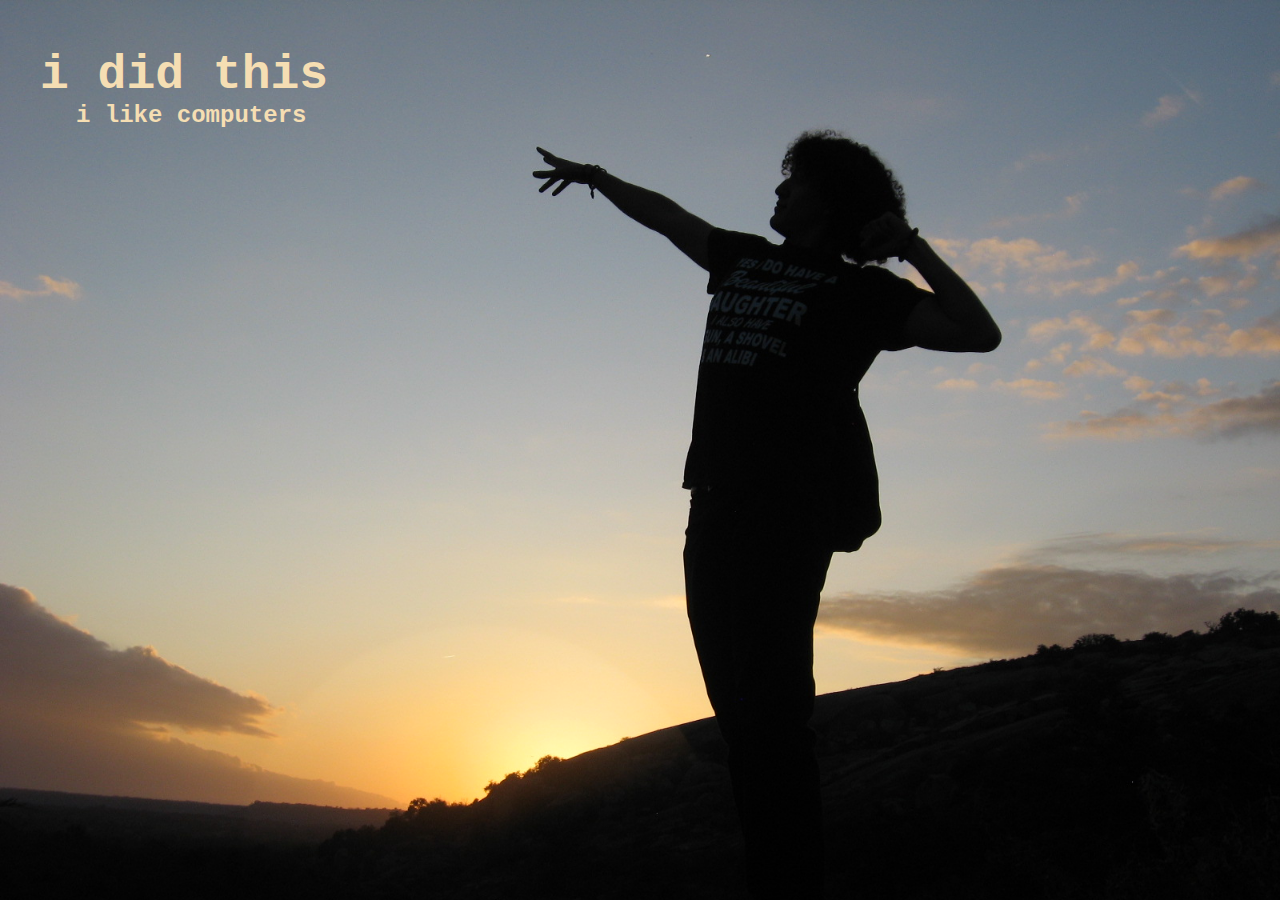
<file: about.html>
<!DOCTYPE html>
<html>
    <head>
        <link rel="stylesheet" href="styles.css">
    </head>

    <body>
        <div class="header">
            <div id="title">i did this</div> 
            <div id="text">i like computers</div>
        </div>
    </body>
</html>
</file>
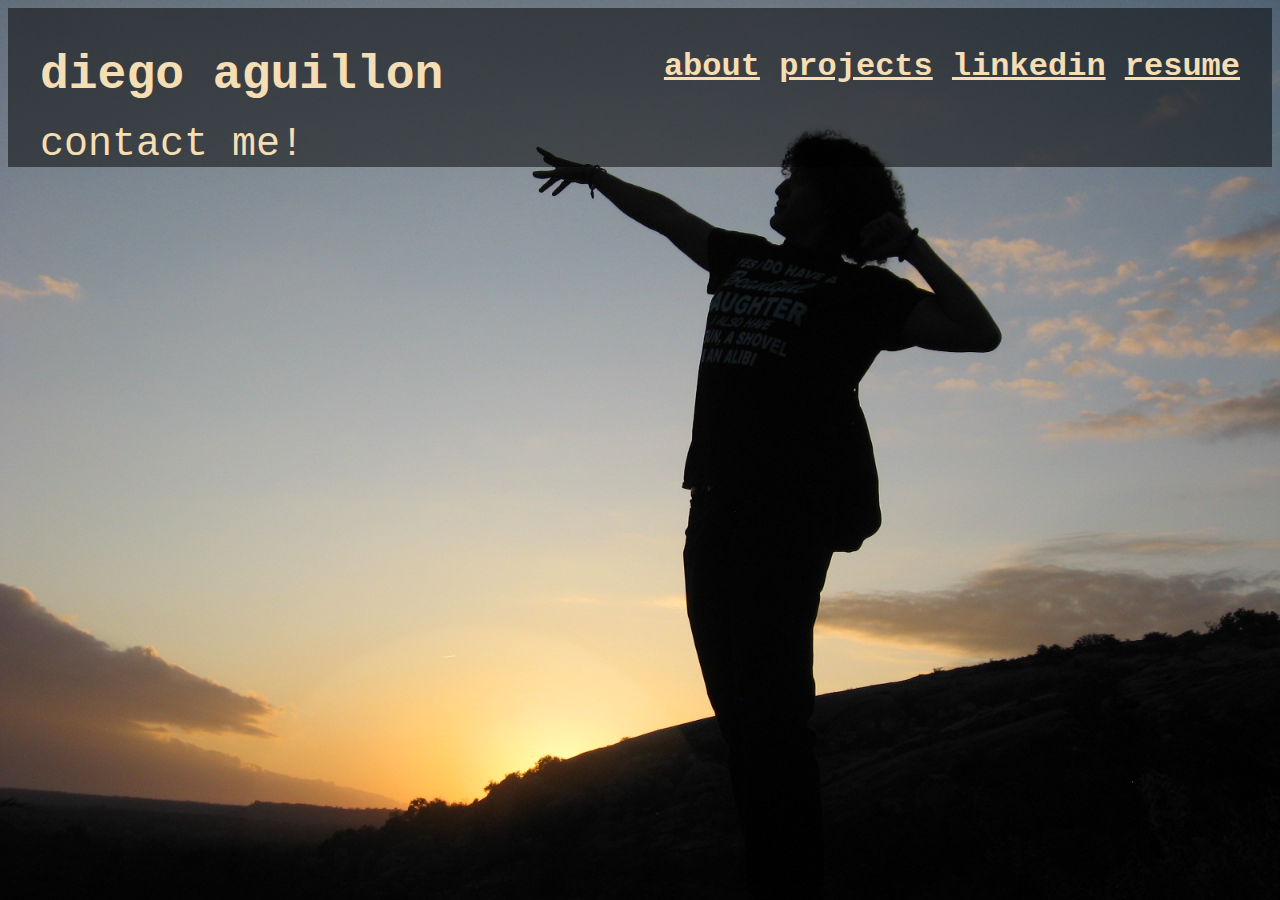
<file: contact.html>
<!DOCTYPE html>
<html>
    <head>
        <link rel="stylesheet" href="styles.css">
    </head>

    <body>
        <div id="wrapper">
            <div class="header">
                <div id="title">diego aguillon</div>
                <div id="link">
                    <a class="header" href="index.html">about</a>
                    <a class="header" href="projects.html">projects</a>
                    <a class="header" href="https://www.linkedin.com/in/diego-aguillon/" target="_blank" rel="noopener noreferrer">linkedin</a>
                    <a class="header" href="assets/documents/aguillon_resume.pdf" download>resume</a>
                </div>
            </div>

            <div class="gen">
                <div id="sub">contact me!</div>
                <div id=""></div>
            </div>

        </div>
    </body>
</html>
</file>
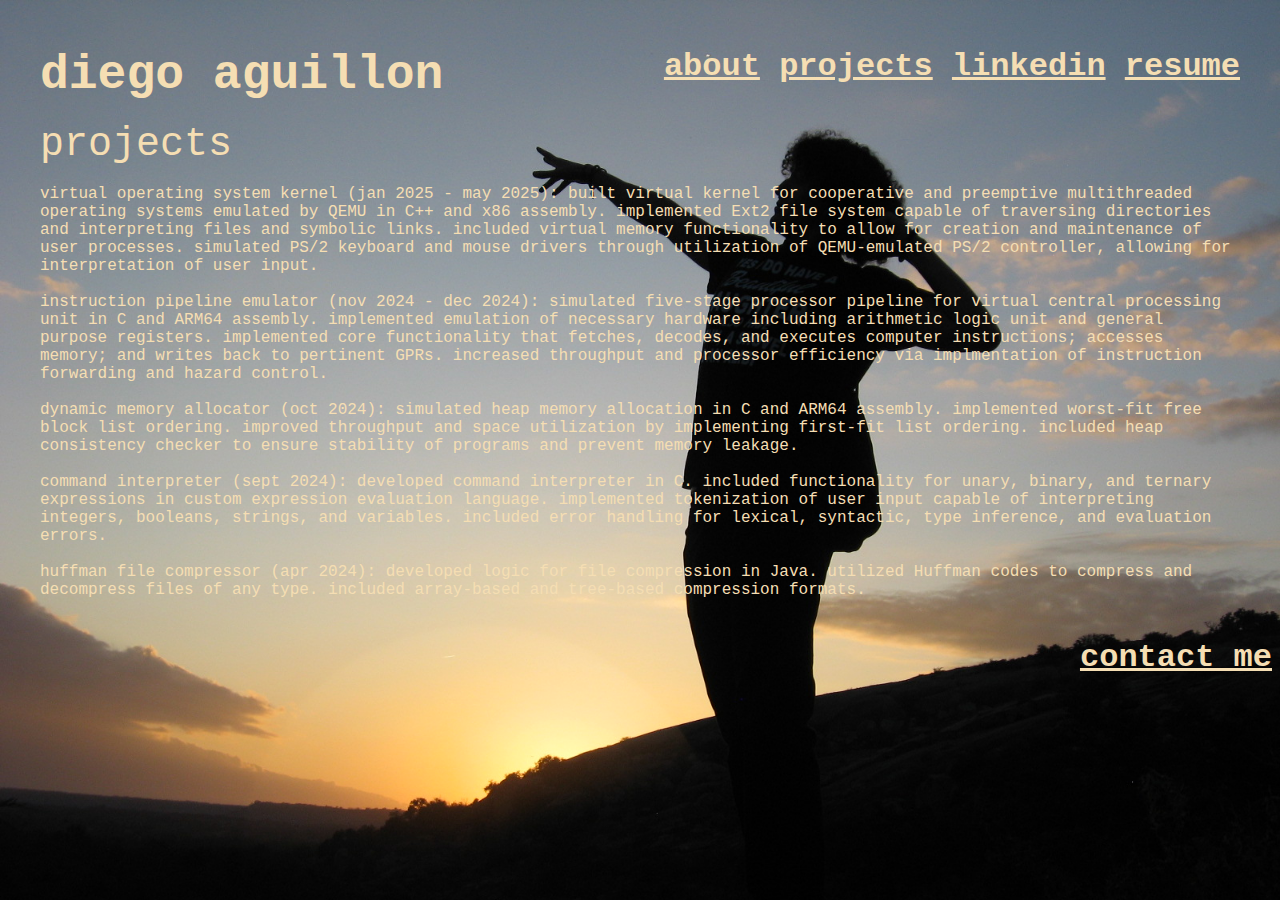
<file: projects.html>
<!DOCTYPE html>
<html>
    <head>
        <link rel="stylesheet" href="styles.css">
    </head>

    <body>
        <div>
            <div class="header">
                <div id="title">diego aguillon</div>
                <div id="link">
                    <a class="header" href="index.html">about</a>
                    <a class="header" href="projects.html">projects</a>
                    <a class="header" href="https://www.linkedin.com/in/diego-aguillon/" target="_blank" rel="noopener noreferrer">linkedin</a>
                    <a class="header" href="assets/documents/aguillon_resume.pdf" download>resume</a>
                </div>
            </div>

            <div class="gen">
                <div class="about">
                    <div id="sub">projects</div>
                    <br>
                    virtual operating system kernel (jan 2025 - may 2025): 
                    built virtual kernel for cooperative and preemptive multithreaded
                    operating systems emulated 
                    by QEMU in C++ and x86 assembly. implemented Ext2 file system capable of traversing directories 
                    and interpreting files and symbolic links. included virtual memory functionality to allow 
                    for creation and maintenance of user processes. simulated PS/2 keyboard and mouse drivers 
                    through utilization of QEMU-emulated PS/2 controller, allowing for interpretation of user input.

                    <br>
                    <br>
                    instruction pipeline emulator (nov 2024 - dec 2024): 
                    simulated five-stage processor pipeline for virtual central processing unit in C and ARM64 assembly. 
                    implemented emulation of 
                    necessary hardware 
                    including arithmetic logic unit and general purpose registers. implemented core 
                    functionality that fetches, decodes, and executes computer instructions; accesses memory; and writes back to 
                    pertinent GPRs. increased throughput and processor efficiency via implmentation of instruction forwarding and 
                    hazard control.
                    <br>
                    <br>
                    dynamic memory allocator (oct 2024): simulated heap memory allocation in C and ARM64 assembly. 
                    implemented worst-fit free block list ordering. improved throughput and space utilization by implementing 
                    first-fit list ordering. 
                    included heap consistency checker to ensure stability of programs and prevent 
                    memory leakage.
                    <br>
                    <br>
                    command interpreter (sept 2024): developed command interpreter in C. included functionality 
                    for unary, binary, and ternary expressions in custom expression evaluation language. 
                    implemented tokenization of user input capable of interpreting integers, 
                    booleans, strings, and variables. 
                    included error handling for lexical, syntactic, type inference, 
                    and evaluation errors.
                    <br>
                    <br>
                    huffman file compressor (apr 2024): developed logic for file compression in Java. 
                    utilized Huffman codes to compress and decompress files of any type. included array-based and 
                    tree-based compression formats.

                </div>
            </div>
            <div class="header" style="float: right;">
                <div id="contact">
                    <a class="header" href="mailto:diego.eaguillon@gmail.com">contact me</a>
                </div>
            </div>
        </div>
    </body>
</html>
</file>
<file: styles.css>
div.gen {
    padding-left: 2em;
    padding-right: 2em;
    font-family: "Courier New", "Lucida Console", monospace;
    color: wheat;
}

div.header {
    padding-left: 2em;
    padding-top: 2.5em;
    font-family: "Courier New", "Lucida Console", monospace;
    color: wheat;
    font-weight: bold;
}

a.header {
    font-family: "Courier New", "Lucida Console", monospace;
    color: wheat;
    font-weight: bold;
    text-decoration: underline;
}

img.image {
    width: 100%
}

#title {
    font-size: 3em;
    display: inline-block;
}

#sub {
    font-size: 2.5em;
    padding-top: 0.5em;
}


#link {
    font-size: 2em;
    padding-left: 1.5em;
    padding-right: 1em;
    float: right;
}

#text {
    font-size: 1.5em;
    padding-left: 1.5em;
    padding-right: 1.5em;
}

#contact {
    font-size: 2em;
    padding-bottom: 1em;
}

#headshot {
    width: 30%;
    margin: 1em;
    display: inline-block;
    float: left;
}

body {
    background-image: url('assets/images/goat.JPG');
    background-repeat: no-repeat;
    background-attachment: fixed;
    background-size: cover;
}

#wrapper {
    background-attachment: fixed;
    background-size: cover;
    width: 100%;
    height: 100%;
    background-color: rgba(0, 0, 0, 0.5);
}
</file>
